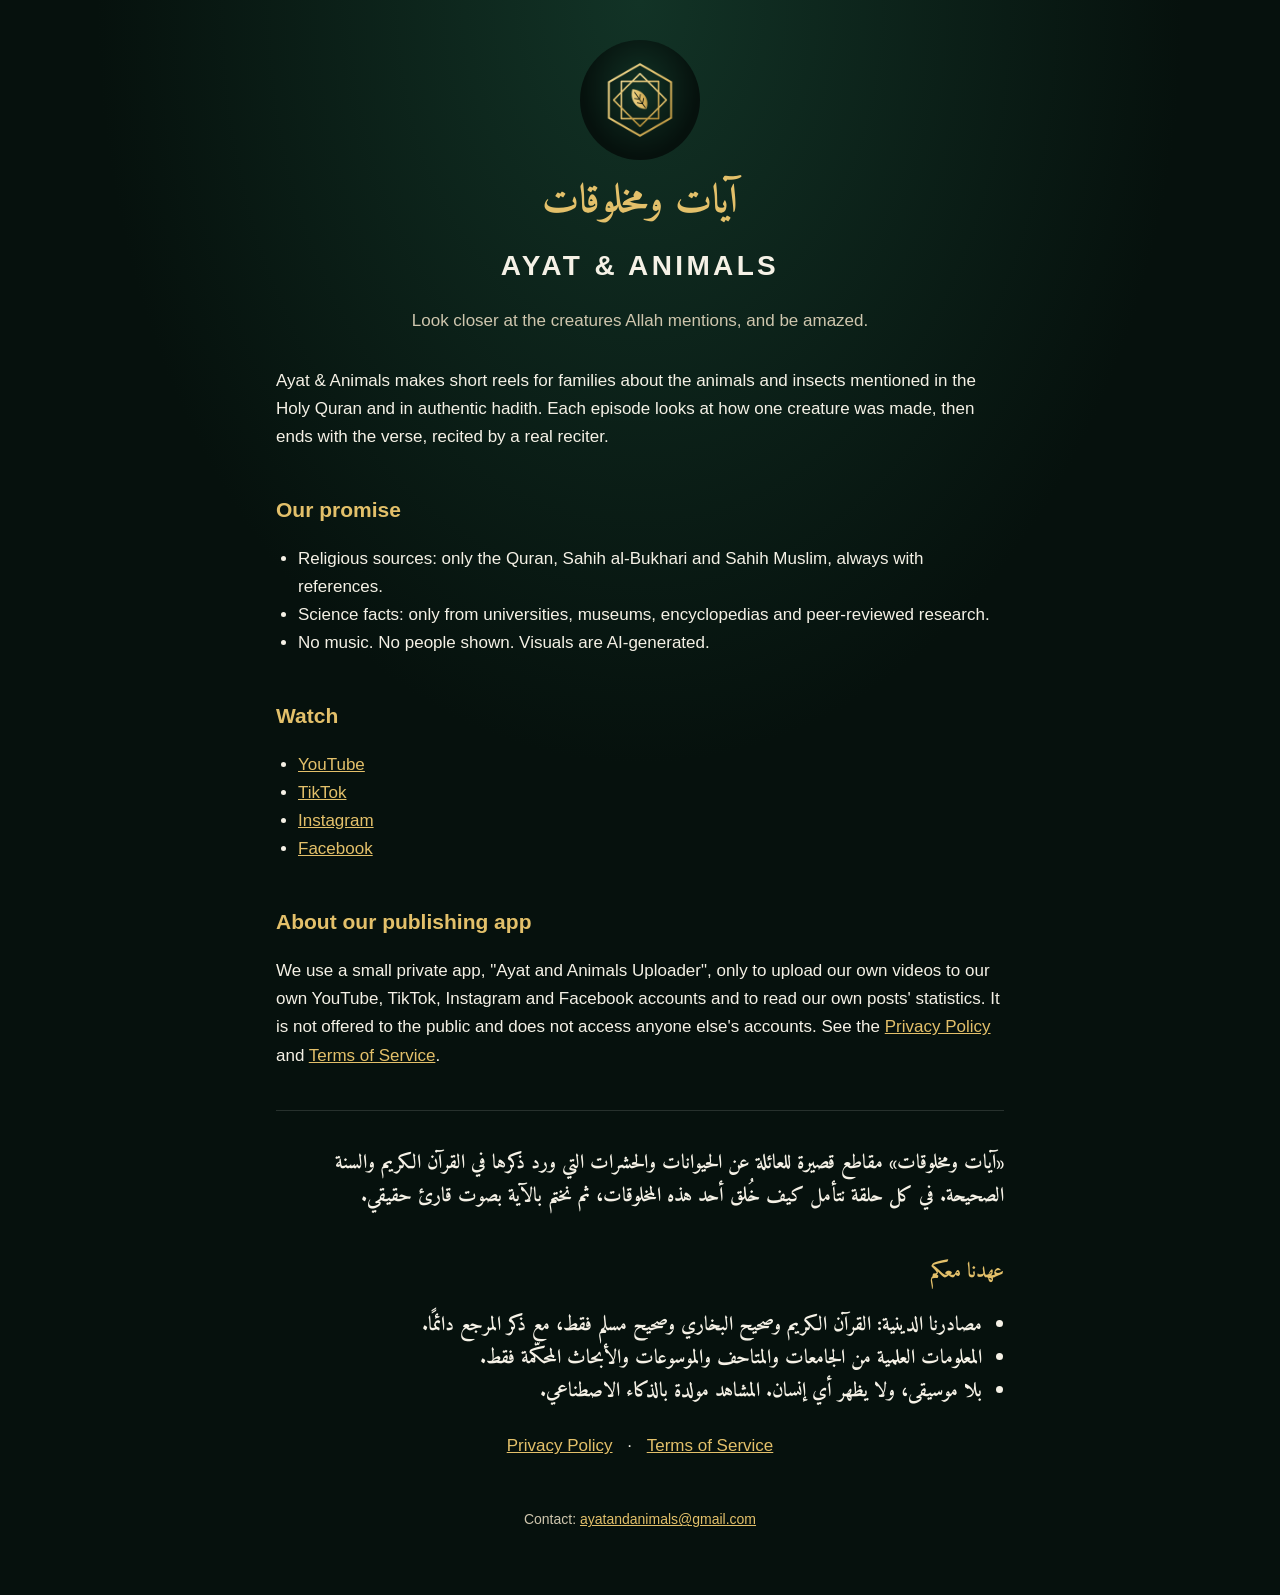
<file: index.html>
<!doctype html>
<html lang="en"><head><meta charset="utf-8"><meta name="viewport" content="width=device-width, initial-scale=1">
<title>Ayat & Animals | آيات ومخلوقات</title>
<meta name="description" content="Short family reels about the creatures mentioned in the Quran, in Arabic and English.">
<link rel="icon" href="logo.png"><link rel="stylesheet" href="style.css"></head>
<body><main>
<header><img src="logo.png" alt="Ayat & Animals logo">
<p class="brand-ar ar">آيات ومخلوقات</p><h1>AYAT &amp; ANIMALS</h1>
<p class="muted">Look closer at the creatures Allah mentions, and be amazed.</p></header>

<p>Ayat &amp; Animals makes short reels for families about the animals and insects mentioned in the Holy Quran and in authentic hadith. Each episode looks at how one creature was made, then ends with the verse, recited by a real reciter.</p>
<h2>Our promise</h2>
<ul>
<li>Religious sources: only the Quran, Sahih al-Bukhari and Sahih Muslim, always with references.</li>
<li>Science facts: only from universities, museums, encyclopedias and peer-reviewed research.</li>
<li>No music. No people shown. Visuals are AI-generated.</li>
</ul>
<h2>Watch</h2>
<ul>
<li><a href="https://www.youtube.com/@ayatandanimals">YouTube</a></li>
<li><a href="https://www.tiktok.com/@ayatandanimals">TikTok</a></li>
<li><a href="https://www.instagram.com/ayatandanimals">Instagram</a></li>
<li><a href="https://www.facebook.com/ayatandanimals">Facebook</a></li>
</ul>
<h2>About our publishing app</h2>
<p>We use a small private app, "Ayat and Animals Uploader", only to upload our own videos to our own YouTube, TikTok, Instagram and Facebook accounts and to read our own posts' statistics. It is not offered to the public and does not access anyone else's accounts. See the <a href="privacy.html">Privacy Policy</a> and <a href="terms.html">Terms of Service</a>.</p>

<section class="ar-block">
<p>«آيات ومخلوقات» مقاطع قصيرة للعائلة عن الحيوانات والحشرات التي ورد ذكرها في القرآن الكريم والسنة الصحيحة. في كل حلقة نتأمل كيف خُلق أحد هذه المخلوقات، ثم نختم بالآية بصوت قارئ حقيقي.</p>
<h2>عهدنا معكم</h2>
<ul>
<li>مصادرنا الدينية: القرآن الكريم وصحيح البخاري وصحيح مسلم فقط، مع ذكر المرجع دائمًا.</li>
<li>المعلومات العلمية من الجامعات والمتاحف والموسوعات والأبحاث المحكّمة فقط.</li>
<li>بلا موسيقى، ولا يظهر أي إنسان. المشاهد مولدة بالذكاء الاصطناعي.</li>
</ul>
</section>

<nav><a href="privacy.html">Privacy Policy</a> · <a href="terms.html">Terms of Service</a></nav>
<footer>Contact: <a href="mailto:ayatandanimals@gmail.com">ayatandanimals@gmail.com</a></footer>
</main></body></html>
</file>
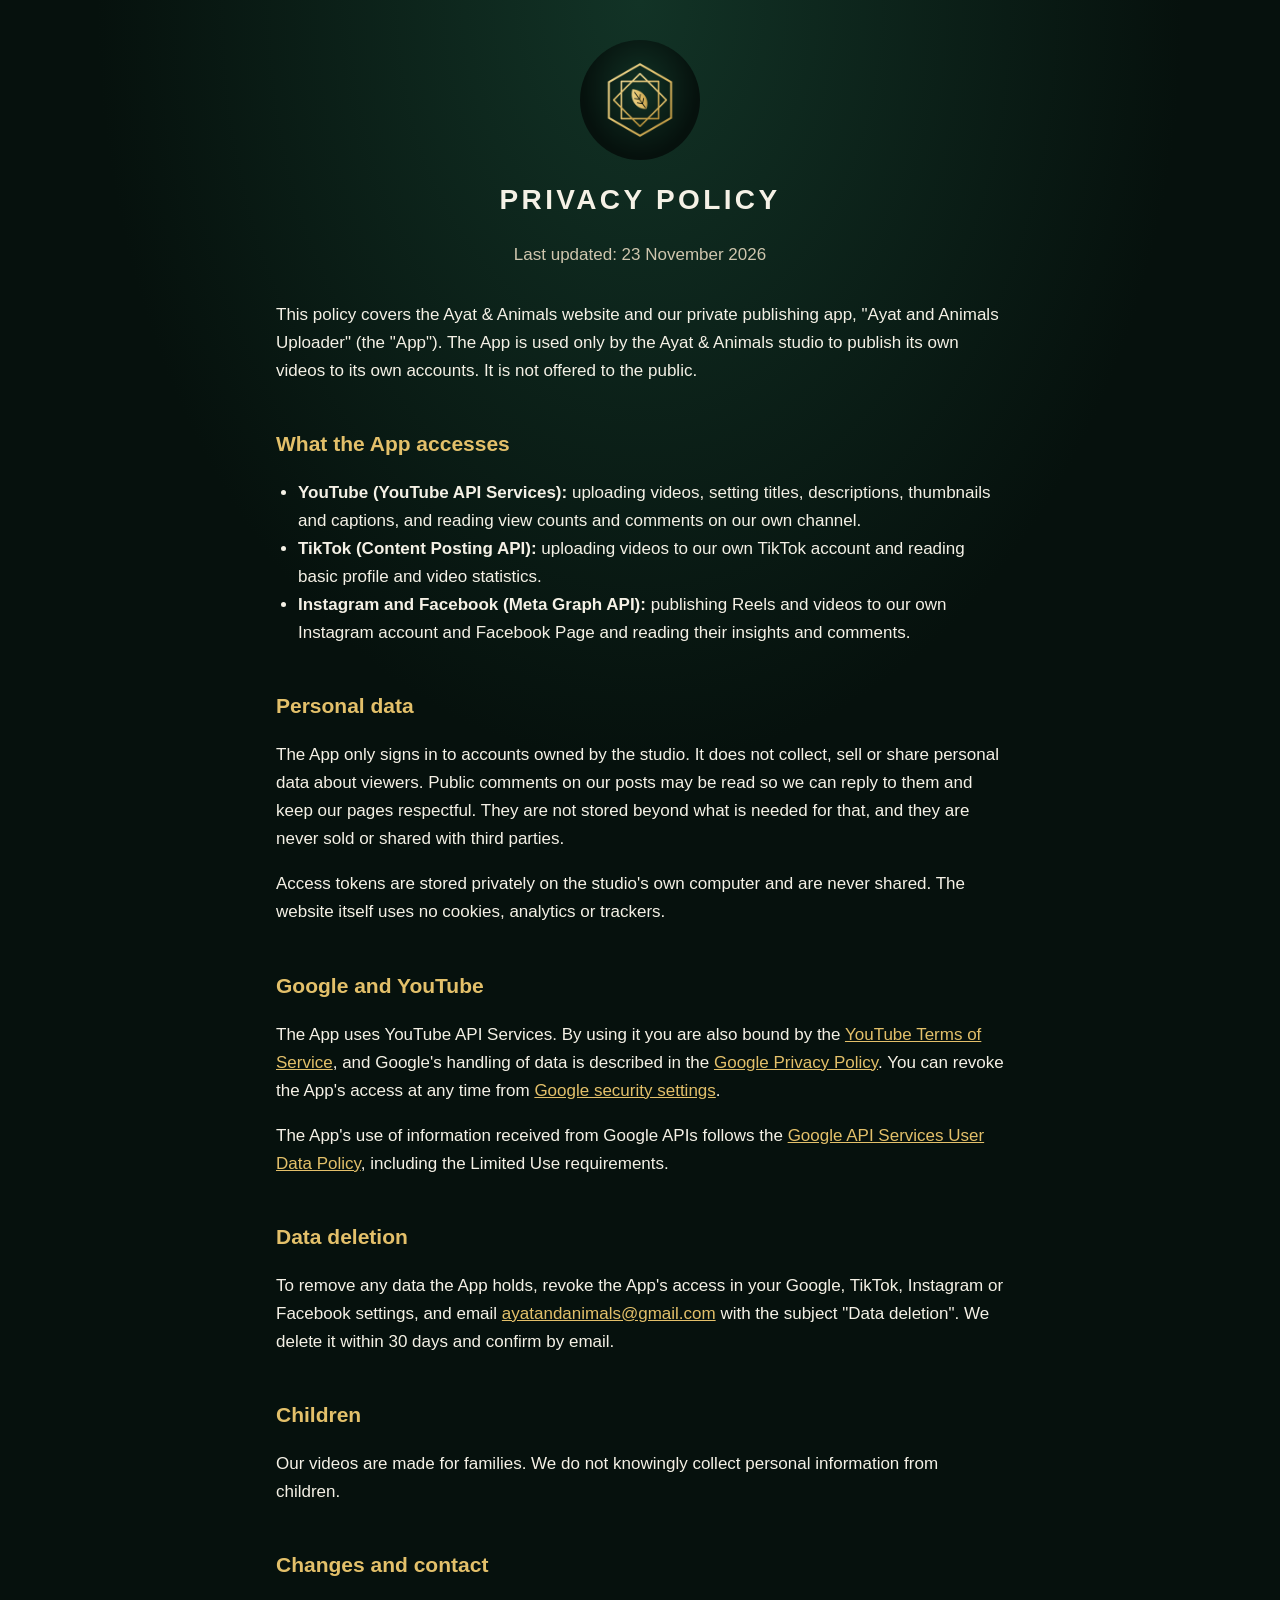
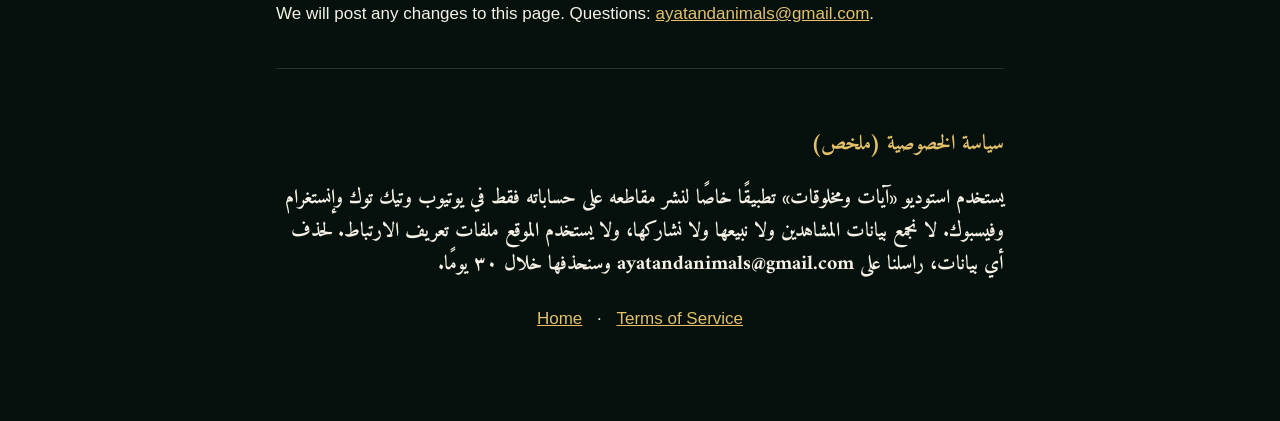
<file: privacy.html>
<!doctype html>
<html lang="en"><head><meta charset="utf-8"><meta name="viewport" content="width=device-width, initial-scale=1">
<title>Privacy Policy | Ayat & Animals</title>
<link rel="icon" href="logo.png"><link rel="stylesheet" href="style.css"></head>
<body><main>
<header><a href="index.html"><img src="logo.png" alt="Ayat & Animals logo"></a><h1>PRIVACY POLICY</h1>
<p class="muted">Last updated: 23 November 2026</p></header>

<p>This policy covers the Ayat &amp; Animals website and our private publishing app, "Ayat and Animals Uploader" (the "App"). The App is used only by the Ayat &amp; Animals studio to publish its own videos to its own accounts. It is not offered to the public.</p>

<h2>What the App accesses</h2>
<ul>
<li><strong>YouTube (YouTube API Services):</strong> uploading videos, setting titles, descriptions, thumbnails and captions, and reading view counts and comments on our own channel.</li>
<li><strong>TikTok (Content Posting API):</strong> uploading videos to our own TikTok account and reading basic profile and video statistics.</li>
<li><strong>Instagram and Facebook (Meta Graph API):</strong> publishing Reels and videos to our own Instagram account and Facebook Page and reading their insights and comments.</li>
</ul>

<h2>Personal data</h2>
<p>The App only signs in to accounts owned by the studio. It does not collect, sell or share personal data about viewers. Public comments on our posts may be read so we can reply to them and keep our pages respectful. They are not stored beyond what is needed for that, and they are never sold or shared with third parties.</p>
<p>Access tokens are stored privately on the studio's own computer and are never shared. The website itself uses no cookies, analytics or trackers.</p>

<h2>Google and YouTube</h2>
<p>The App uses YouTube API Services. By using it you are also bound by the <a href="https://www.youtube.com/t/terms">YouTube Terms of Service</a>, and Google's handling of data is described in the <a href="https://policies.google.com/privacy">Google Privacy Policy</a>. You can revoke the App's access at any time from <a href="https://myaccount.google.com/permissions">Google security settings</a>.</p>
<p>The App's use of information received from Google APIs follows the <a href="https://developers.google.com/terms/api-services-user-data-policy">Google API Services User Data Policy</a>, including the Limited Use requirements.</p>

<h2>Data deletion</h2>
<p>To remove any data the App holds, revoke the App's access in your Google, TikTok, Instagram or Facebook settings, and email <a href="mailto:ayatandanimals@gmail.com">ayatandanimals@gmail.com</a> with the subject "Data deletion". We delete it within 30 days and confirm by email.</p>

<h2>Children</h2>
<p>Our videos are made for families. We do not knowingly collect personal information from children.</p>

<h2>Changes and contact</h2>
<p>We will post any changes to this page. Questions: <a href="mailto:ayatandanimals@gmail.com">ayatandanimals@gmail.com</a>.</p>

<section class="ar-block">
<h2>سياسة الخصوصية (ملخص)</h2>
<p>يستخدم استوديو «آيات ومخلوقات» تطبيقًا خاصًا لنشر مقاطعه على حساباته فقط في يوتيوب وتيك توك وإنستغرام وفيسبوك. لا نجمع بيانات المشاهدين ولا نبيعها ولا نشاركها، ولا يستخدم الموقع ملفات تعريف الارتباط. لحذف أي بيانات، راسلنا على ayatandanimals@gmail.com وسنحذفها خلال ٣٠ يومًا.</p>
</section>

<nav><a href="index.html">Home</a> · <a href="terms.html">Terms of Service</a></nav>
</main></body></html>
</file>
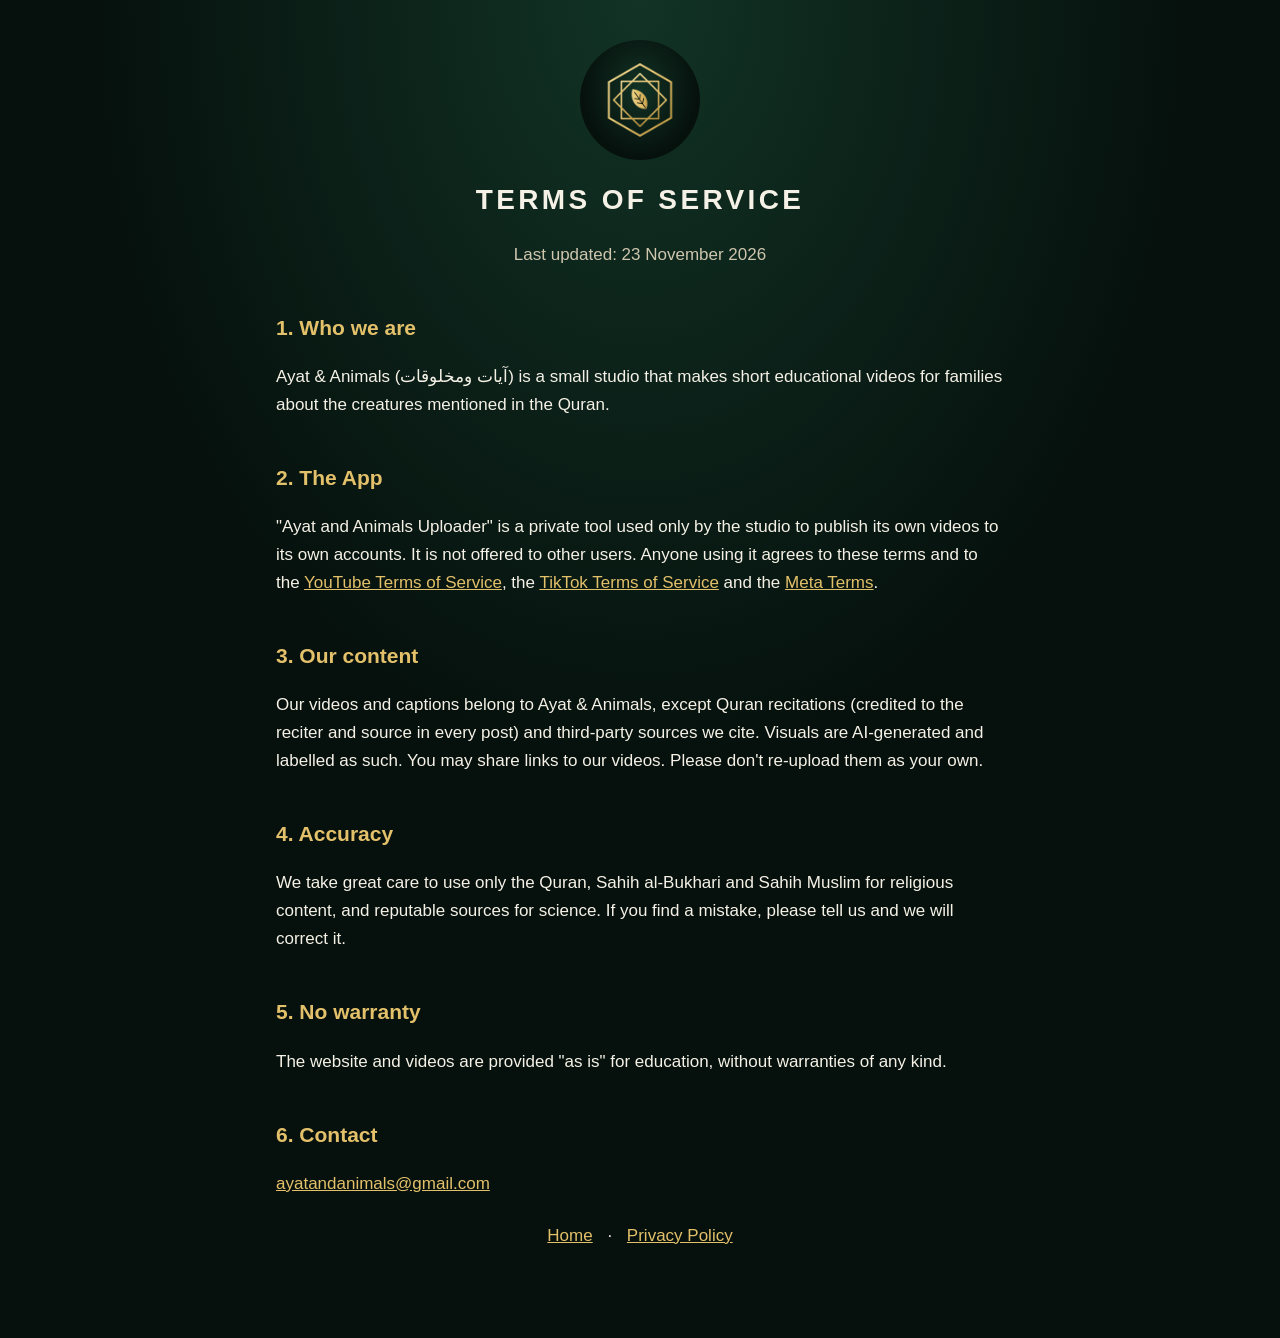
<file: terms.html>
<!doctype html>
<html lang="en"><head><meta charset="utf-8"><meta name="viewport" content="width=device-width, initial-scale=1">
<title>Terms of Service | Ayat & Animals</title>
<link rel="icon" href="logo.png"><link rel="stylesheet" href="style.css"></head>
<body><main>
<header><a href="index.html"><img src="logo.png" alt="Ayat & Animals logo"></a><h1>TERMS OF SERVICE</h1>
<p class="muted">Last updated: 23 November 2026</p></header>

<h2>1. Who we are</h2>
<p>Ayat &amp; Animals (آيات ومخلوقات) is a small studio that makes short educational videos for families about the creatures mentioned in the Quran.</p>

<h2>2. The App</h2>
<p>"Ayat and Animals Uploader" is a private tool used only by the studio to publish its own videos to its own accounts. It is not offered to other users. Anyone using it agrees to these terms and to the <a href="https://www.youtube.com/t/terms">YouTube Terms of Service</a>, the <a href="https://www.tiktok.com/legal/terms-of-service">TikTok Terms of Service</a> and the <a href="https://www.facebook.com/terms.php">Meta Terms</a>.</p>

<h2>3. Our content</h2>
<p>Our videos and captions belong to Ayat &amp; Animals, except Quran recitations (credited to the reciter and source in every post) and third-party sources we cite. Visuals are AI-generated and labelled as such. You may share links to our videos. Please don't re-upload them as your own.</p>

<h2>4. Accuracy</h2>
<p>We take great care to use only the Quran, Sahih al-Bukhari and Sahih Muslim for religious content, and reputable sources for science. If you find a mistake, please tell us and we will correct it.</p>

<h2>5. No warranty</h2>
<p>The website and videos are provided "as is" for education, without warranties of any kind.</p>

<h2>6. Contact</h2>
<p><a href="mailto:ayatandanimals@gmail.com">ayatandanimals@gmail.com</a></p>

<nav><a href="index.html">Home</a> · <a href="privacy.html">Privacy Policy</a></nav>
</main></body></html>
</file>
<file: style.css>
@font-face { font-family: Amiri; src: url('Amiri-Bold.ttf'); font-weight: 700; }
:root { --bg:#06110D; --bg2:#123326; --gold:#E3C06A; --text:#F5F1E6; --muted:#CFC6AE; }
* { box-sizing: border-box; }
body { margin:0; background:radial-gradient(ellipse at 50% 0%, var(--bg2) 0%, var(--bg) 60%) fixed; background-color:var(--bg); color:var(--text); font:17px/1.65 -apple-system, "Helvetica Neue", Arial, sans-serif; }
main { max-width: 760px; margin: 0 auto; padding: 40px 16px 64px; }
header { text-align:center; margin-bottom: 32px; }
header img { width:120px; height:120px; border-radius:50%; }
h1 { margin:.3em 0 0; letter-spacing:.12em; font-size:28px; }
.ar { font-family: Amiri, serif; font-weight:700; direction:rtl; }
h1.ar, .brand-ar { color:var(--gold); font-size:40px; letter-spacing:0; margin:0; }
h2 { color:var(--gold); margin-top:2em; font-size:21px; }
a { color:var(--gold); }
.muted { color:var(--muted); }
nav { text-align:center; margin: 24px 0; }
nav a { margin: 0 10px; }
section.ar-block { direction: rtl; text-align: right; font-family: Amiri, serif; font-size: 20px; border-top: 1px solid #ffffff22; margin-top: 40px; padding-top: 16px; }
section.ar-block h2 { font-family: Amiri, serif; }
ul { padding-inline-start: 22px; }
footer { text-align:center; color:var(--muted); font-size:14px; margin-top:48px; }
</file>
